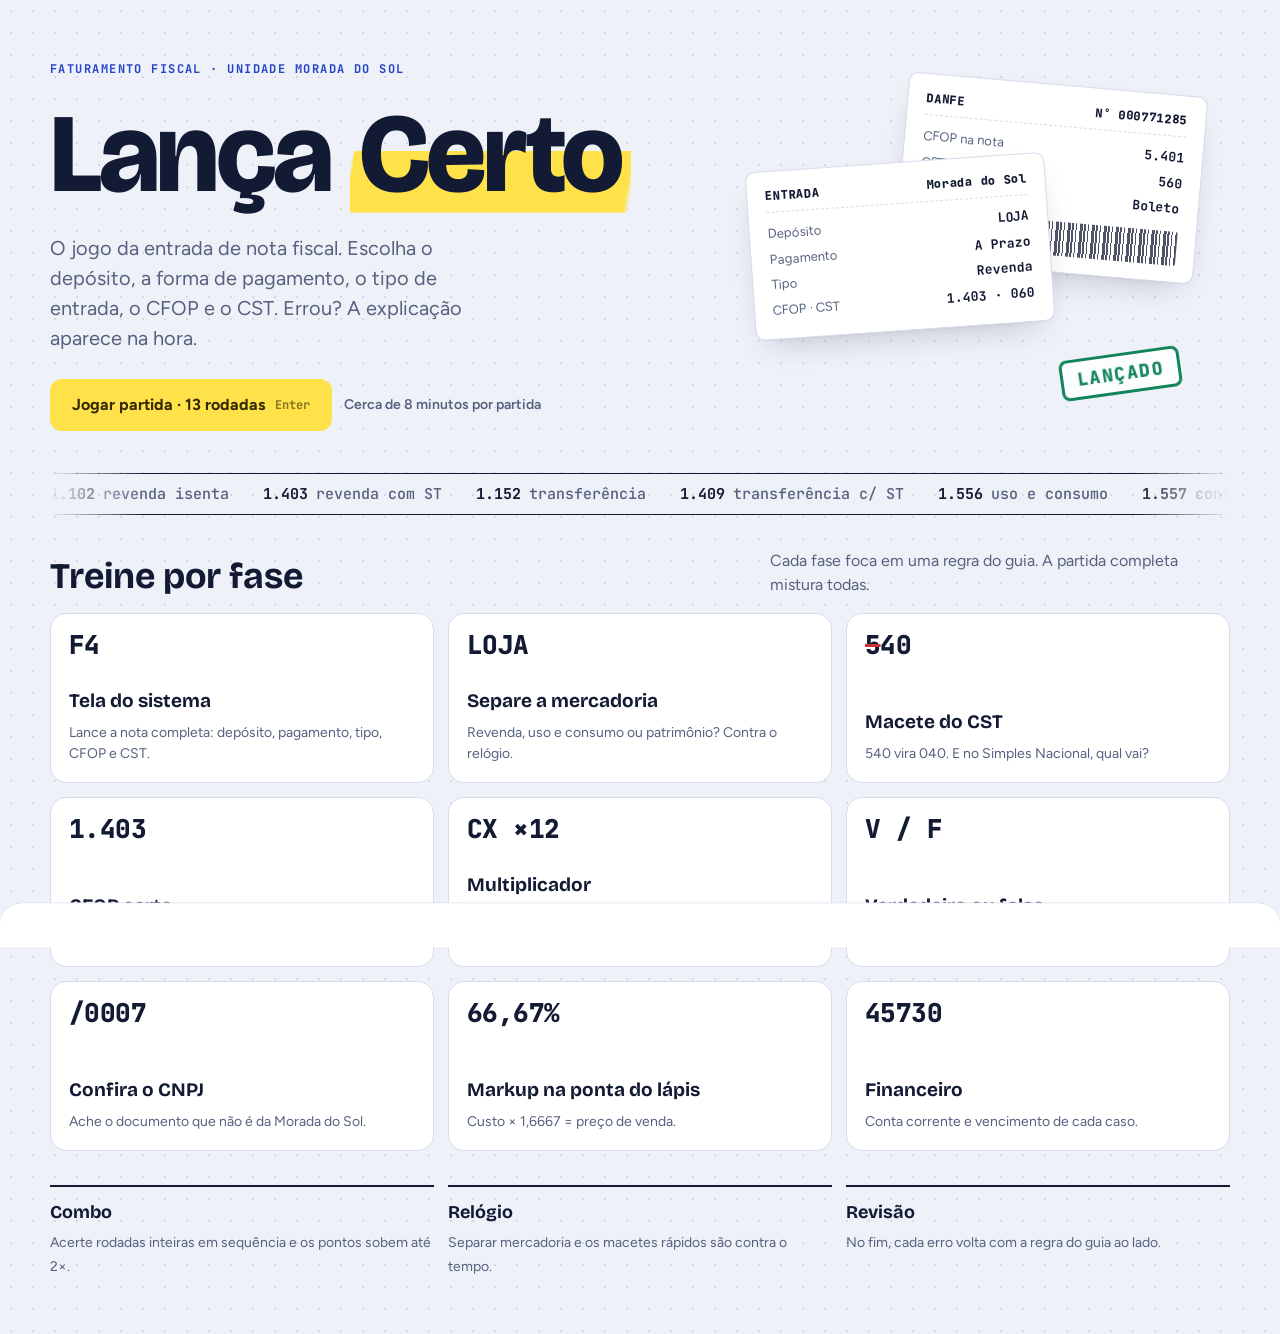
<file: index.html>
<!doctype html>
<html lang="pt-BR">
<head>
<meta charset="utf-8">
<meta name="viewport" content="width=device-width, initial-scale=1, viewport-fit=cover">
<title>Lança Certo</title>
<link rel="preconnect" href="https://fonts.googleapis.com">
<link rel="preconnect" href="https://fonts.gstatic.com" crossorigin>
<link rel="stylesheet" href="https://fonts.googleapis.com/css2?family=Bricolage+Grotesque:opsz,wght@12..96,500;12..96,700;12..96,800&family=Figtree:wght@400;500;600;700&family=JetBrains+Mono:wght@500;700;800&display=swap">
<link rel="stylesheet" href="css/lanca-certo.css">
</head>
<body>

<div class="wrap">

  <!-- HOME -->
  <section id="home" class="screen">
    <div class="hero">
      <div>
        <span class="eyebrow">Faturamento fiscal · Unidade Morada do Sol</span>
        <h1>Lança <span class="mark">Certo</span></h1>
        <p class="lede">O jogo da entrada de nota fiscal. Escolha o depósito, a forma de pagamento, o tipo de entrada, o CFOP e o CST. Errou? A explicação aparece na hora.</p>
        <div class="hero-actions">
          <button class="btn hl" id="play">Jogar partida · 13 rodadas <span class="k">Enter</span></button>
          <span class="best" id="best"></span>
        </div>
      </div>
      <div class="stack" aria-hidden="true">
        <div class="paper p1">
          <div class="ph"><span>DANFE</span><span>Nº 000771285</span></div>
          <div class="row"><span>CFOP na nota</span><b>5.401</b></div>
          <div class="row"><span>CST no XML</span><b>560</b></div>
          <div class="row"><span>Cobrança</span><b>Boleto</b></div>
          <div class="bars"></div>
        </div>
        <div class="paper p2">
          <div class="ph"><span>ENTRADA</span><span>Morada do Sol</span></div>
          <div class="row"><span>Depósito</span><b>LOJA</b></div>
          <div class="row"><span>Pagamento</span><b>A Prazo</b></div>
          <div class="row"><span>Tipo</span><b>Revenda</b></div>
          <div class="row"><span>CFOP · CST</span><b>1.403 · 060</b></div>
        </div>
        <div class="stamp">LANÇADO</div>
      </div>
    </div>

    <div class="ticker" aria-hidden="true"><div class="ticker-track" id="ticker"></div></div>

    <div class="sec-title">
      <h2>Treine por fase</h2>
      <p>Cada fase foca em uma regra do guia. A partida completa mistura todas.</p>
    </div>
    <div class="phases" id="phases"></div>

    <div class="how">
      <div><b>Combo</b><span>Acerte rodadas inteiras em sequência e os pontos sobem até 2×.</span></div>
      <div><b>Relógio</b><span>Separar mercadoria e os macetes rápidos são contra o tempo.</span></div>
      <div><b>Revisão</b><span>No fim, cada erro volta com a regra do guia ao lado.</span></div>
    </div>
  </section>

  <!-- GAME -->
  <section id="game" class="screen" hidden style="padding-top:0">
    <div class="hud">
      <button class="iconbtn" id="quit" aria-label="Sair para o início">Sair</button>
      <div class="prog" id="prog"></div>
      <span class="combo" id="combo" hidden></span>
      <button class="iconbtn" id="mute" aria-label="Som">Som: on</button>
      <div class="score"><span id="score" data-v="0">0</span><small>pontos</small></div>
    </div>
    <div class="stage" id="stage"></div>
  </section>

  <!-- END -->
  <section id="end" class="screen" hidden></section>
</div>

<div class="scrim" id="scrim"></div>
<div class="sheet" id="sheet" role="dialog" aria-live="polite" aria-label="Resultado da rodada"><div class="sheet-in" id="sheetIn"></div></div>

<script src="js/lanca-certo.js"></script>

</body>
</html>
</file>
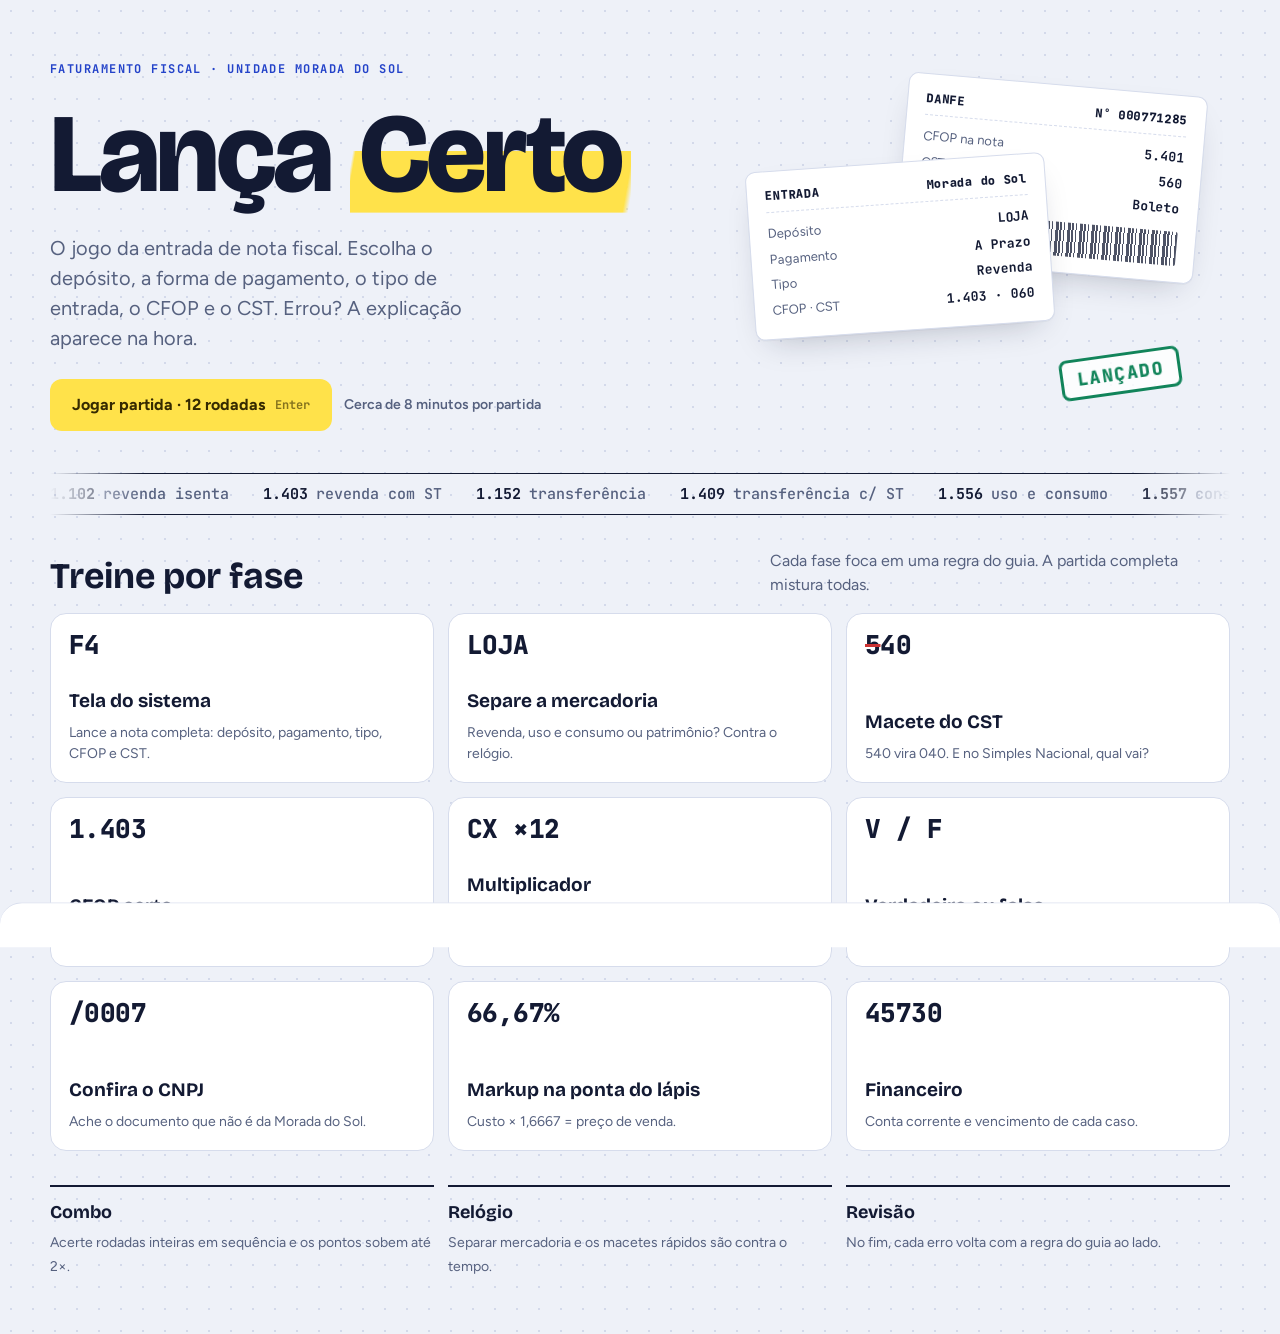
<file: lanca-certo.html>
<!doctype html>
<html lang="pt-BR">
<head>
<meta charset="utf-8">
<meta name="viewport" content="width=device-width, initial-scale=1, viewport-fit=cover">
<title>Lança Certo</title>
<link rel="preconnect" href="https://fonts.googleapis.com">
<link rel="preconnect" href="https://fonts.gstatic.com" crossorigin>
<link rel="stylesheet" href="https://fonts.googleapis.com/css2?family=Bricolage+Grotesque:opsz,wght@12..96,500;12..96,700;12..96,800&family=Figtree:wght@400;500;600;700&family=JetBrains+Mono:wght@500;700;800&display=swap">
<link rel="stylesheet" href="css/lanca-certo.css">
</head>
<body>

<div class="wrap">

  <!-- HOME -->
  <section id="home" class="screen">
    <div class="hero">
      <div>
        <span class="eyebrow">Faturamento fiscal · Unidade Morada do Sol</span>
        <h1>Lança <span class="mark">Certo</span></h1>
        <p class="lede">O jogo da entrada de nota fiscal. Escolha o depósito, a forma de pagamento, o tipo de entrada, o CFOP e o CST. Errou? A explicação aparece na hora.</p>
        <div class="hero-actions">
          <button class="btn hl" id="play">Jogar partida · 12 rodadas <span class="k">Enter</span></button>
          <span class="best" id="best"></span>
        </div>
      </div>
      <div class="stack" aria-hidden="true">
        <div class="paper p1">
          <div class="ph"><span>DANFE</span><span>Nº 000771285</span></div>
          <div class="row"><span>CFOP na nota</span><b>5.401</b></div>
          <div class="row"><span>CST no XML</span><b>560</b></div>
          <div class="row"><span>Cobrança</span><b>Boleto</b></div>
          <div class="bars"></div>
        </div>
        <div class="paper p2">
          <div class="ph"><span>ENTRADA</span><span>Morada do Sol</span></div>
          <div class="row"><span>Depósito</span><b>LOJA</b></div>
          <div class="row"><span>Pagamento</span><b>A Prazo</b></div>
          <div class="row"><span>Tipo</span><b>Revenda</b></div>
          <div class="row"><span>CFOP · CST</span><b>1.403 · 060</b></div>
        </div>
        <div class="stamp">LANÇADO</div>
      </div>
    </div>

    <div class="ticker" aria-hidden="true"><div class="ticker-track" id="ticker"></div></div>

    <div class="sec-title">
      <h2>Treine por fase</h2>
      <p>Cada fase foca em uma regra do guia. A partida completa mistura todas.</p>
    </div>
    <div class="phases" id="phases"></div>

    <div class="how">
      <div><b>Combo</b><span>Acerte rodadas inteiras em sequência e os pontos sobem até 2×.</span></div>
      <div><b>Relógio</b><span>Separar mercadoria e os macetes rápidos são contra o tempo.</span></div>
      <div><b>Revisão</b><span>No fim, cada erro volta com a regra do guia ao lado.</span></div>
    </div>
  </section>

  <!-- GAME -->
  <section id="game" class="screen" hidden style="padding-top:0">
    <div class="hud">
      <button class="iconbtn" id="quit" aria-label="Sair para o início">Sair</button>
      <div class="prog" id="prog"></div>
      <span class="combo" id="combo" hidden></span>
      <button class="iconbtn" id="mute" aria-label="Som">Som: on</button>
      <div class="score"><span id="score" data-v="0">0</span><small>pontos</small></div>
    </div>
    <div class="stage" id="stage"></div>
  </section>

  <!-- END -->
  <section id="end" class="screen" hidden></section>
</div>

<div class="scrim" id="scrim"></div>
<div class="sheet" id="sheet" role="dialog" aria-live="polite" aria-label="Resultado da rodada"><div class="sheet-in" id="sheetIn"></div></div>

<script src="js/lanca-certo.js"></script>

</body>
</html>
</file>
<file: css/lanca-certo.css>
/* Layout: game shell — sticky HUD, one centered stage (max 1180px), feedback sheet that slides up from the bottom.
   The ERP window is a deliberate replica of the store's system and keeps its own fixed colors in both themes. */
:root{
  --paper:#eef1f8; --dot:#d3d9ea; --card:#ffffff; --ink:#131a33; --ink-2:#56617f; --line:#d6dcec;
  --blue:#2443c9; --hl:#ffe24a; --hl-ink:#352a00;
  --ok:#11845a; --ok-bg:#dcf4e8; --bad:#cc3333; --bad-bg:#fde4e4;
  --shadow:0 1px 0 rgba(19,26,51,.04), 0 14px 34px -16px rgba(19,26,51,.28);
  /* system window (fixed, replica) */
  --w-bg:#f6f7f9; --w-lbl:#1b3a9a; --w-border:#9aa3b5; --w-ink:#1d2433; --w-hl:#fff35c;
  --f-display:'Bricolage Grotesque','Segoe UI',system-ui,sans-serif;
  --f-body:'Figtree','Segoe UI',system-ui,sans-serif;
  --f-mono:'JetBrains Mono',ui-monospace,Consolas,monospace;
  --f-win:Tahoma,'Segoe UI',Verdana,Arial,sans-serif;
  --r:16px;
}
@media (prefers-color-scheme: dark){
  :root:not([data-theme="light"]){
    color-scheme:dark;
    --paper:#0c1120; --dot:#1b2440; --card:#151c33; --ink:#edf0fa; --ink-2:#9ca7c7; --line:#283253;
    --blue:#8ea5ff; --hl:#ffd93b; --hl-ink:#2b2200;
    --ok:#3fd08f; --ok-bg:#0f3327; --bad:#ff7070; --bad-bg:#3b1619;
    --shadow:0 14px 34px -16px rgba(0,0,0,.7);
  }
}
:root[data-theme="dark"]{
  color-scheme:dark;
  --paper:#0c1120; --dot:#1b2440; --card:#151c33; --ink:#edf0fa; --ink-2:#9ca7c7; --line:#283253;
  --blue:#8ea5ff; --hl:#ffd93b; --hl-ink:#2b2200;
  --ok:#3fd08f; --ok-bg:#0f3327; --bad:#ff7070; --bad-bg:#3b1619;
  --shadow:0 14px 34px -16px rgba(0,0,0,.7);
}

*{box-sizing:border-box}
html,body{min-height:100%}
body{
  background-color:var(--paper);
  background-image:radial-gradient(var(--dot) 1px, transparent 1.3px);
  background-size:22px 22px;
  color:var(--ink); font:16px/1.5 var(--f-body);
  padding-left:max(16px, env(safe-area-inset-left, 0px));
  padding-right:max(16px, env(safe-area-inset-right, 0px));
  -webkit-tap-highlight-color:transparent;
}
body::before{content:"";position:fixed;inset:0 0 auto;height:env(safe-area-inset-top,0px);z-index:10;background:var(--paper)}
button{font:inherit;color:inherit;cursor:pointer;touch-action:manipulation}
button:focus-visible, select:focus-visible, a:focus-visible{outline:3px solid var(--blue);outline-offset:2px}
h1,h2,h3{font-family:var(--f-display);text-wrap:balance;margin:0;line-height:1.08}
.mono{font-family:var(--f-mono);font-variant-numeric:tabular-nums}
.wrap{max-width:1180px;margin:0 auto}
.screen{padding-block:20px 48px}

/* ---------- buttons ---------- */
.btn{display:inline-flex;align-items:center;justify-content:center;gap:10px;border:0;border-radius:12px;
  padding:14px 22px;font-weight:700;font-size:16px;background:var(--ink);color:var(--paper);
  transition:transform .16s cubic-bezier(.2,.9,.3,1.4), box-shadow .2s}
.btn:hover{box-shadow:0 8px 22px -10px var(--ink)}
.btn:active{transform:scale(.96)}
.btn.hl{background:var(--hl);color:var(--hl-ink)}
.btn.ghost{background:transparent;color:var(--ink);border:1.5px solid var(--line)}
.btn .k{font:700 12px var(--f-mono);opacity:.6}
.iconbtn{border:1.5px solid var(--line);background:var(--card);border-radius:10px;padding:7px 10px;font:600 13px var(--f-body);color:var(--ink-2)}

/* ---------- highlighter ---------- */
.mark{background-image:linear-gradient(100deg, transparent 0 1%, var(--hl) 2% 97%, transparent 99%);
  background-repeat:no-repeat;background-position:0 88%;background-size:100% 46%;
  animation:swipe .8s .25s cubic-bezier(.2,.8,.2,1) both;padding:0 .08em;color:inherit}
@keyframes swipe{from{background-size:0% 46%}to{background-size:100% 46%}}

/* ---------- home ---------- */
.hero{display:grid;gap:28px;grid-template-columns:1.15fr .85fr;align-items:center;padding-block:28px 12px}
.eyebrow{font:700 12px/1 var(--f-mono);letter-spacing:.12em;text-transform:uppercase;color:var(--blue)}
.hero h1{font-size:clamp(52px, 9vw, 112px);font-weight:800;letter-spacing:-.03em;margin-top:14px}
.hero p.lede{font-size:clamp(17px,2.2vw,20px);color:var(--ink-2);max-width:34ch;margin:18px 0 26px}
.hero-actions{display:flex;flex-wrap:wrap;gap:12px;align-items:center}
.best{font:600 14px var(--f-body);color:var(--ink-2)}
.best b{font-family:var(--f-mono);color:var(--ink)}

.stack{position:relative;height:330px}
.stack .paper{position:absolute;inset:auto;width:min(300px,78%);background:var(--card);border:1px solid var(--line);
  border-radius:10px;box-shadow:var(--shadow);padding:16px 18px;font-size:13px}
.stack .p1{right:6%;top:6px;transform:rotate(5deg);animation:float1 6s ease-in-out infinite}
.stack .p2{left:2%;top:84px;transform:rotate(-4deg);animation:float2 7s ease-in-out infinite}
@keyframes float1{50%{transform:rotate(3deg) translateY(-8px)}}
@keyframes float2{50%{transform:rotate(-2deg) translateY(6px)}}
.paper .ph{display:flex;justify-content:space-between;font:800 12px var(--f-mono);letter-spacing:.06em;border-bottom:1px dashed var(--line);padding-bottom:8px;margin-bottom:8px}
.paper .row{display:flex;justify-content:space-between;gap:10px;padding:3px 0;color:var(--ink-2)}
.paper .row b{color:var(--ink);font-family:var(--f-mono)}
.paper .bars{height:34px;margin-top:10px;background:repeating-linear-gradient(90deg,var(--ink) 0 2px,transparent 2px 4px,var(--ink) 4px 5px,transparent 5px 8px,var(--ink) 8px 11px,transparent 11px 12px);opacity:.75;border-radius:2px}
.stamp{position:absolute;right:10%;bottom:14px;transform:rotate(-8deg);border:3px solid var(--ok);color:var(--ok);
  font:800 18px var(--f-mono);letter-spacing:.08em;padding:6px 14px;border-radius:8px;background:color-mix(in srgb, var(--card) 80%, transparent);
  animation:stampIn .5s 1s cubic-bezier(.2,1.6,.4,1) both}
@keyframes stampIn{from{transform:rotate(-8deg) scale(2.2);opacity:0}}

.ticker{overflow:hidden;border-block:1.5px solid var(--ink);margin-block:30px 34px;padding-block:10px;
  mask-image:linear-gradient(90deg,transparent,#000 8%,#000 92%,transparent)}
.ticker-track{display:flex;gap:34px;width:max-content;animation:tick 38s linear infinite;font:700 15px var(--f-mono)}
.ticker-track span{white-space:nowrap}
.ticker-track span i{font-style:normal;color:var(--ink-2);font-weight:500;margin-left:8px}
@keyframes tick{to{transform:translateX(-50%)}}

.sec-title{display:flex;justify-content:space-between;align-items:end;gap:12px;flex-wrap:wrap;margin-bottom:16px}
.sec-title h2{font-size:clamp(26px,3.4vw,36px)}
.sec-title p{margin:0;color:var(--ink-2);max-width:46ch}
.phases{display:grid;grid-template-columns:repeat(3,minmax(0,1fr));gap:14px}
.phase{text-align:left;background:var(--card);border:1.5px solid var(--line);border-radius:var(--r);padding:18px;
  display:flex;flex-direction:column;gap:10px;min-height:170px;transition:transform .2s cubic-bezier(.2,.9,.3,1.3),border-color .2s,box-shadow .2s}
.phase:hover{transform:translateY(-4px);border-color:var(--ink);box-shadow:var(--shadow)}
.phase .glyph{font:800 26px/1 var(--f-mono);letter-spacing:-.02em}
.phase .glyph s{text-decoration-thickness:3px;text-decoration-color:var(--bad)}
.phase h3{font-size:19px;margin-top:auto}
.phase p{margin:0;font-size:14px;color:var(--ink-2)}
.how{display:grid;grid-template-columns:repeat(3,minmax(0,1fr));gap:14px;margin-top:34px}
.how div{border-top:2px solid var(--ink);padding-top:12px}
.how b{display:block;font-family:var(--f-display);font-size:18px;margin-bottom:4px}
.how span{color:var(--ink-2);font-size:14px}

/* ---------- HUD ---------- */
.hud{position:sticky;top:env(safe-area-inset-top,0px);z-index:6;background:var(--paper);
  display:flex;align-items:center;gap:14px;padding-block:12px;border-bottom:1px solid var(--line)}
.prog{display:flex;gap:4px;flex:1;min-width:0}
.prog i{flex:1;height:7px;border-radius:4px;background:var(--line);transition:background .3s}
.prog i.cur{background:var(--ink);animation:pulse 1.4s ease-in-out infinite}
.prog i.ok{background:var(--ok)} .prog i.part{background:var(--hl)} .prog i.bad{background:var(--bad)}
@keyframes pulse{50%{opacity:.45}}
.score{font:800 22px var(--f-mono);font-variant-numeric:tabular-nums;min-width:4ch;text-align:right}
.score small{display:block;font:600 10px var(--f-body);letter-spacing:.1em;text-transform:uppercase;color:var(--ink-2);text-align:right}
.combo{font:800 13px var(--f-mono);background:var(--hl);color:var(--hl-ink);padding:5px 9px;border-radius:999px;white-space:nowrap}
.combo.pop{animation:pop .45s cubic-bezier(.2,1.8,.4,1)}
@keyframes pop{0%{transform:scale(.6)}100%{transform:scale(1)}}

/* ---------- stage ---------- */
.stage{padding-block:22px 40px}
.stage.enter>*{animation:rise .5s cubic-bezier(.2,.9,.3,1) both}
.stage.enter>*:nth-child(2){animation-delay:.07s}
.stage.enter>*:nth-child(3){animation-delay:.14s}
@keyframes rise{from{opacity:0;transform:translateY(14px)}}
.round-head{margin-bottom:20px;max-width:760px}
.round-head h2{font-size:clamp(26px,4vw,40px);font-weight:800;margin-top:10px;letter-spacing:-.01em}
.round-head p{margin:8px 0 0;color:var(--ink-2)}

/* ---------- DANFE ---------- */
.sys-layout{display:grid;gap:18px;grid-template-columns:minmax(0,1fr)}
@media (min-width:1040px){.sys-layout{grid-template-columns:330px minmax(0,1fr);align-items:start}}
.danfe{background:var(--card);border:1px solid var(--line);border-radius:10px;box-shadow:var(--shadow);font-size:13px;overflow:hidden}
.danfe header{display:flex;align-items:center;gap:10px;padding:12px 14px;border-bottom:1.5px solid var(--ink)}
.danfe header b{font:800 18px var(--f-mono);letter-spacing:.04em}
.danfe header span{color:var(--ink-2);font-size:11px;line-height:1.2}
.danfe header .nf{margin-left:auto;text-align:right;font-family:var(--f-mono);color:var(--ink)}
.dz{padding:9px 14px;border-bottom:1px dashed var(--line);display:grid;gap:1px}
.dz small{font:700 10px var(--f-mono);letter-spacing:.1em;text-transform:uppercase;color:var(--ink-2)}
.dz strong{font-weight:700}
.dz span, .dz p{color:var(--ink-2);margin:0}
.dz-row{display:grid;grid-template-columns:1fr auto}
.dz-row .dz:last-child{border-left:1px dashed var(--line);text-align:right}
.ditems{width:100%;border-collapse:collapse;font-size:12px}
.ditems th{font:700 10px var(--f-mono);letter-spacing:.06em;text-transform:uppercase;color:var(--ink-2);text-align:left;padding:6px 14px 4px}
.ditems td{padding:4px 14px;vertical-align:top}
.ditems td.n{text-align:right;font-family:var(--f-mono);white-space:nowrap}
.ditems tr:last-child td{padding-bottom:10px}
.pay{margin:10px 14px;border-radius:8px;padding:10px 12px;display:grid;gap:2px}
.pay small{font:700 10px var(--f-mono);letter-spacing:.1em;text-transform:uppercase;opacity:.8}
.pay.boleto{background:color-mix(in srgb, var(--blue) 14%, var(--card));}
.pay.pix{background:var(--ok-bg)}
.pay.bonif, .pay.transf{background:color-mix(in srgb, var(--hl) 35%, var(--card))}
.danfe .bars{height:30px;margin:4px 14px 14px;background:repeating-linear-gradient(90deg,var(--ink) 0 2px,transparent 2px 3px,var(--ink) 3px 6px,transparent 6px 8px,var(--ink) 8px 9px,transparent 9px 12px);opacity:.7}

/* ---------- ERP window replica ---------- */
.win{background:var(--w-bg);color:var(--w-ink);border:1px solid var(--w-border);border-radius:8px;box-shadow:var(--shadow);
  font:13px/1.3 var(--f-win);overflow:hidden;min-width:0}
.win-title{display:flex;justify-content:space-between;align-items:center;gap:8px;padding:8px 12px;background:linear-gradient(#ffffff,#e6e9f0);border-bottom:1px solid var(--w-border);color:var(--w-lbl);font-weight:700;font-size:14px}
.win-dots{display:flex;gap:5px}
.win-dots i{width:12px;height:12px;border:1px solid #8d97ab;border-radius:2px;background:#f4f5f8}
.wsec{padding:10px 12px;border-bottom:1px solid #dde1e8}
.wsec-t{color:var(--w-lbl);font-weight:700;margin:0 0 8px;font-size:12px}
.wgrid{display:grid;grid-template-columns:repeat(auto-fill,minmax(140px,1fr));gap:8px 12px}
.wf{display:flex;flex-direction:column;gap:3px;min-width:0}
.wf>span{color:var(--w-lbl);font-size:12px;white-space:nowrap;overflow:hidden;text-overflow:ellipsis}
.wf.span2{grid-column:span 2}
.wf input, .wf select{font:13px var(--f-win);height:30px;border:1px solid #8f99ab;background:#fff;color:#111;padding:3px 6px;border-radius:2px;width:100%;min-width:0}
.wf input:disabled, .wf select:disabled{background:#eceef2;color:#4b5263;opacity:1}
.wf select.req{border-color:#4a5d93;cursor:pointer}
.wf select.filled{background:var(--w-hl)}
.wf select.ok{background:#d9f5e5;border-color:#1c9a5c;box-shadow:0 0 0 2px #1c9a5c}
.wf select.bad{background:#ffe0e0;border-color:#d33;box-shadow:0 0 0 2px #d33}
.wf .exp{font-size:11px;font-weight:700;color:#1c7a4b}
.wf .exp.no{color:#c21f1f}
.wf .na{font-size:11px;color:#6b7386}
.wtotal{display:flex;justify-content:space-between;align-items:baseline;gap:10px;flex-wrap:wrap}
.wtotal b{font-size:22px;color:#111}
.wtotal span{color:var(--w-lbl);font-weight:700}
.wtable-wrap{overflow-x:auto;margin:10px 12px;border:1px solid var(--w-border);background:#fff}
.wtable{border-collapse:collapse;width:100%;min-width:560px;font-size:12px}
.wtable th{background:#eef0f4;font-weight:400;text-align:left;padding:5px 8px;border-right:1px solid #d3d7df;border-bottom:1px solid #b8bfcc;white-space:nowrap}
.wtable td{padding:5px 8px;border-right:1px solid #eceef2;border-bottom:1px solid #eceef2;white-space:nowrap;font-family:var(--f-win)}
.wtable td.n{text-align:right;font-variant-numeric:tabular-nums}
.wtable td.code{font-weight:700}
.wtable td.code.changed{background:var(--w-hl)}
.wbar{display:flex;justify-content:space-between;flex-wrap:wrap;gap:6px;padding:4px 12px 0;color:#c21f1f;font-weight:700;font-size:12px}
.wbar span:last-child{color:#1d2433;font-weight:400}
.wbtns{display:flex;flex-wrap:wrap;gap:6px;padding:10px 12px}
.wbtn{font:13px var(--f-win);padding:8px 14px;background:linear-gradient(#ffffff,#e2e6ee);border:1px solid #8f99ab;border-radius:3px;color:var(--w-ink);line-height:1.15;text-align:center}
.wbtn:disabled{color:#9aa1ae;cursor:default}
.wbtn.go{font-weight:700;border-color:#1b3a9a;color:#1b3a9a;box-shadow:0 0 0 3px var(--w-hl);animation:glow 1.6s ease-in-out infinite}
.wbtn.go:disabled{animation:none;box-shadow:none;color:#9aa1ae;border-color:#8f99ab}
@keyframes glow{50%{box-shadow:0 0 0 6px rgba(255,243,92,.35)}}
.wfoot{color:#d11;font-weight:700;text-align:center;padding:4px 12px 12px;font-size:12.5px}
.wmsg{margin:0 12px 10px;padding:8px 10px;background:#fff6c7;border:1px solid #e3c94b;border-radius:3px;font-size:12px}
.win.shake{animation:shake .4s}
@keyframes shake{20%,60%{transform:translateX(-6px)}40%,80%{transform:translateX(6px)}}

/* ---------- generic prompt/options ---------- */
.card{background:var(--card);border:1px solid var(--line);border-radius:var(--r);box-shadow:var(--shadow)}
.prompt{padding:clamp(20px,4vw,36px);text-align:center;display:grid;gap:8px;justify-items:center}
.prompt .tag{font:700 11px var(--f-mono);letter-spacing:.12em;text-transform:uppercase;color:var(--ink-2)}
.prompt .big{font:800 clamp(46px,12vw,92px)/1 var(--f-mono);letter-spacing:-.03em}
.prompt .big.word{font-family:var(--f-display);font-size:clamp(36px,8vw,64px);letter-spacing:-.02em}
.prompt .sub{font-size:clamp(16px,2.4vw,20px);font-weight:600;max-width:36ch}
.prompt .q{color:var(--ink-2)}
.qtext{font:700 clamp(20px,3vw,27px)/1.25 var(--f-display);max-width:40ch;text-wrap:balance;margin:0}
.opts{display:grid;grid-template-columns:repeat(2,minmax(0,1fr));gap:12px;margin-top:16px}
.opts.one{grid-template-columns:minmax(0,1fr)}
.opt{position:relative;min-height:66px;padding:14px 16px 14px 44px;text-align:left;border-radius:14px;border:1.5px solid var(--line);background:var(--card);
  font-weight:700;font-size:17px;transition:transform .15s cubic-bezier(.2,.9,.3,1.4),border-color .15s,background .2s}
.opt.code{font-family:var(--f-mono);font-size:22px}
.opt kbd{position:absolute;left:14px;top:50%;transform:translateY(-50%);font:700 11px var(--f-mono);color:var(--ink-2);border:1px solid var(--line);border-radius:5px;padding:1px 5px}
.opt:hover:not(:disabled){border-color:var(--ink);transform:translateY(-2px)}
.opt:active:not(:disabled){transform:scale(.97)}
.opt:disabled{cursor:default}
.opt.ok{background:var(--ok-bg);border-color:var(--ok);color:var(--ink)}
.opt.bad{background:var(--bad-bg);border-color:var(--bad);animation:shake .35s}
.opt.dim{opacity:.45}
.timer{height:8px;border-radius:999px;background:var(--line);overflow:hidden}
.timer i{display:block;height:100%;width:100%;background:var(--ink);transform-origin:left;transition:background .3s}
.timer.low i{background:var(--bad)}
.meta{display:flex;justify-content:space-between;align-items:center;gap:10px;font:700 13px var(--f-mono);color:var(--ink-2);margin:12px 0}
.inline-why{min-height:48px;margin-top:14px;font-size:15px;color:var(--ink-2);text-align:center}
.inline-why b{color:var(--ink)}
.solo{max-width:760px}

/* sort */
.deck{position:relative;display:grid;place-items:center;min-height:210px;margin-block:8px 18px}
.pcard{width:min(420px,100%);padding:26px 24px;text-align:center;background:var(--card);border:1.5px solid var(--ink);border-radius:18px;box-shadow:var(--shadow);
  animation:deal .38s cubic-bezier(.2,1.2,.4,1) both}
.pcard small{display:block;font:700 11px var(--f-mono);letter-spacing:.1em;text-transform:uppercase;color:var(--ink-2);margin-bottom:8px}
.pcard strong{font:800 clamp(24px,4.5vw,34px)/1.1 var(--f-display);display:block;text-wrap:balance}
@keyframes deal{from{opacity:0;transform:translateY(30px) rotate(-6deg) scale(.9)}}
.buckets{display:grid;grid-template-columns:repeat(3,minmax(0,1fr));gap:12px}
.bucket{display:grid;gap:4px;justify-items:start;text-align:left;padding:16px;border-radius:16px;border:1.5px dashed var(--ink-2);background:transparent;transition:transform .15s,background .2s,border-color .2s}
.bucket:hover{background:var(--card);border-style:solid;border-color:var(--ink)}
.bucket strong{font:800 18px/1.15 var(--f-display)}
.bucket small{color:var(--ink-2);font-size:13px}
.bucket kbd{font:700 11px var(--f-mono);color:var(--ink-2)}
.bucket.ok{background:var(--ok-bg);border:1.5px solid var(--ok)}
.bucket.bad{background:var(--bad-bg);border:1.5px solid var(--bad)}

/* true/false */
.tf-btns{display:grid;grid-template-columns:1fr 1fr;gap:12px;margin-top:18px}
.tf-btns .opt{padding-left:16px;text-align:center;font:800 20px var(--f-display);min-height:72px}

/* cnpj */
.docs{display:grid;grid-template-columns:repeat(3,minmax(0,1fr));gap:14px}
.doc{text-align:left;padding:16px;border-radius:12px;border:1.5px solid var(--line);background:var(--card);display:grid;gap:6px;font-size:13px;transition:transform .2s cubic-bezier(.2,.9,.3,1.3),border-color .2s}
.doc:hover:not(:disabled){transform:translateY(-4px) rotate(-.6deg);border-color:var(--ink)}
.doc:disabled{cursor:default}
.doc .dh{display:flex;justify-content:space-between;font:800 13px var(--f-mono);letter-spacing:.06em;border-bottom:1px dashed var(--line);padding-bottom:6px}
.doc small{font:700 10px var(--f-mono);letter-spacing:.1em;text-transform:uppercase;color:var(--ink-2)}
.doc .cnpj{font:800 17px var(--f-mono);letter-spacing:.01em}
.doc .cnpj mark{background:var(--bad);color:#fff;border-radius:3px;padding:0 1px}
.doc.ok{border-color:var(--ok);background:var(--ok-bg)}
.doc.bad{border-color:var(--bad);background:var(--bad-bg);animation:shake .35s}
.doc.target{border-color:var(--bad);border-width:2.5px}

/* financeiro */
.fin-grid{display:grid;gap:18px;grid-template-columns:minmax(0,1fr)}
@media (min-width:900px){.fin-grid{grid-template-columns:minmax(0,1fr) minmax(0,1fr);align-items:start}}

/* ---------- sheet ---------- */
.scrim{position:fixed;inset:0;background:rgba(8,12,24,.35);opacity:0;pointer-events:none;transition:opacity .3s;z-index:19}
.scrim.open{opacity:1;pointer-events:auto}
.sheet{position:fixed;left:0;right:0;bottom:0;z-index:20;background:var(--card);border-top:1px solid var(--line);border-radius:22px 22px 0 0;
  box-shadow:0 -24px 50px -24px rgba(0,0,0,.45);transform:translateY(105%);transition:transform .5s cubic-bezier(.2,.9,.25,1);
  max-height:82vh;max-height:82dvh;overflow:auto;
  padding:22px max(16px, env(safe-area-inset-right, 0px)) calc(22px + env(safe-area-inset-bottom, 0px)) max(16px, env(safe-area-inset-left, 0px))}
.sheet.open{transform:none}
.sheet-in{max-width:760px;margin:0 auto;display:grid;gap:14px}
.verdict{display:flex;align-items:center;gap:14px;flex-wrap:wrap}
.verdict .badge{font:800 13px var(--f-mono);letter-spacing:.08em;text-transform:uppercase;padding:6px 10px;border-radius:8px}
.verdict .badge.ok{background:var(--ok);color:#fff} .verdict .badge.part{background:var(--hl);color:var(--hl-ink)} .verdict .badge.bad{background:var(--bad);color:#fff}
.verdict h3{font-size:clamp(24px,4vw,32px);font-weight:800}
.verdict .pts{margin-left:auto;font:800 22px var(--f-mono)}
.verdict .pts small{font:600 12px var(--f-body);color:var(--ink-2);margin-left:6px}
.lines{list-style:none;margin:0;padding:0;display:grid;gap:6px}
.lines li{display:grid;grid-template-columns:22px minmax(0,1fr) auto;gap:10px;align-items:baseline;padding:8px 12px;border-radius:10px;background:var(--paper);font-size:14px}
.lines li .m{font:800 15px var(--f-mono)}
.lines li.y .m{color:var(--ok)} .lines li.n .m{color:var(--bad)}
.lines li .v{font-family:var(--f-mono);font-size:13px;text-align:right;color:var(--ink-2)}
.lines li .v s{color:var(--bad)}
.lines li .v b{color:var(--ok)}
.why{margin:0;padding:12px 14px;border-left:4px solid var(--hl);background:color-mix(in srgb, var(--hl) 12%, var(--card));border-radius:0 10px 10px 0;font-size:15px}
.sheet .btn{justify-self:end}

/* ---------- end ---------- */
.end-top{display:grid;gap:24px;grid-template-columns:1.1fr .9fr;align-items:end;padding-block:24px 10px}
.end-top h1{font-size:clamp(40px,7vw,80px);font-weight:800;letter-spacing:-.03em}
.bigscore{font:800 clamp(64px,12vw,128px)/.9 var(--f-mono);letter-spacing:-.04em}
.bigscore small{display:block;font:600 13px var(--f-body);letter-spacing:.1em;text-transform:uppercase;color:var(--ink-2);margin-top:8px}
.stats{display:grid;grid-template-columns:repeat(3,minmax(0,1fr));gap:12px;margin-block:24px}
.stat{border-top:2px solid var(--ink);padding-top:10px}
.stat b{display:block;font:800 28px var(--f-mono)}
.stat span{font-size:13px;color:var(--ink-2)}
.review{display:grid;gap:10px;margin-top:10px}
.rv{display:grid;grid-template-columns:auto minmax(0,1fr);gap:4px 14px;padding:14px 16px;background:var(--card);border:1px solid var(--line);border-radius:12px}
.rv .meter{grid-row:span 2;width:46px;height:46px;border-radius:50%;display:grid;place-items:center;font:800 12px var(--f-mono);
  background:conic-gradient(var(--c) calc(var(--p)*1%), var(--line) 0)}
.rv .meter span{width:36px;height:36px;border-radius:50%;background:var(--card);display:grid;place-items:center}
.rv b{font-family:var(--f-display);font-size:17px}
.rv p{margin:0;color:var(--ink-2);font-size:14px}
.end-actions{display:flex;gap:12px;flex-wrap:wrap;margin-top:26px}


/* multiplicador */
.mult-rule{display:flex;flex-wrap:wrap;gap:8px 22px;padding:14px 18px;margin-bottom:16px;font-size:14px;color:var(--ink-2)}
.mult-rule b{font-family:var(--f-mono);color:var(--ink)}
.mtable-wrap{overflow-x:auto;margin:10px 12px;border:1px solid var(--w-border);background:#fff}
.mtable{border-collapse:collapse;width:100%;min-width:760px;font-size:12.5px;color:var(--w-ink)}
.mtable th{background:#eef0f4;font-weight:400;text-align:left;padding:6px 8px;border-right:1px solid #d3d7df;border-bottom:1px solid #b8bfcc;white-space:nowrap}
.mtable td{padding:6px 8px;border-bottom:1px solid #eceef2;vertical-align:middle;font-family:var(--f-win)}
.mtable .unit{display:inline-block;min-width:38px;text-align:center;font-weight:700;color:var(--w-lbl);border:1px solid #c5cbe0;border-radius:3px;padding:1px 6px;background:#f1f4ff}
.minput{width:96px;height:30px;font:700 14px var(--f-win);text-align:right;border:1px solid #4a5d93;background:#fff;color:#111;padding:3px 8px;border-radius:2px}
.minput:focus-visible{outline:3px solid var(--blue);outline-offset:1px}
.minput.filled{background:var(--w-hl)}
.minput.ok{background:#d9f5e5;border-color:#1c9a5c;box-shadow:0 0 0 2px #1c9a5c}
.minput.bad{background:#ffe0e0;border-color:#d33;box-shadow:0 0 0 2px #d33}
.minput:disabled{opacity:1;color:#111}
.mtable tr.mwhy td{background:#f7f9fc;color:#33405c;font-size:12px;padding:4px 8px 9px;white-space:normal}
.mtable tr.mwhy .exp{font-weight:700;color:#1c7a4b}
.mtable tr.mwhy .exp.no{color:#c21f1f}
@media (max-width:720px){
  .mtable{min-width:0}
  .mtable thead{display:none}
  .mtable, .mtable tbody, .mtable tr, .mtable td{display:block;width:100%}
  .mtable tr{padding:10px 12px;border-bottom:1px solid #dde1e8}
  .mtable td{border:0;padding:3px 0;display:grid;grid-template-columns:104px minmax(0,1fr);gap:8px;align-items:center}
  .mtable td::before{content:attr(data-l);color:var(--w-lbl);font-size:11px}
  .minput{width:100%;height:40px;font-size:16px}
  .mtable tr.mwhy{padding:0 12px 10px;border-bottom:1px solid #dde1e8}
  .mtable tr.mwhy td{display:block;padding:6px 8px}
  .mtable tr.mwhy td::before{content:none}
}
.confetti{position:fixed;inset:0;pointer-events:none;z-index:30;width:100%;height:100%}

/* ---------- responsive ---------- */
@media (max-width:900px){
  .hero{grid-template-columns:1fr}
  .stack{height:260px;max-width:460px}
  .phases{grid-template-columns:repeat(2,minmax(0,1fr))}
  .phase:last-child:nth-child(odd){grid-column:span 2}
  .end-top{grid-template-columns:1fr}
}
@media (max-width:640px){
  .how{grid-template-columns:1fr}
  .buckets{grid-template-columns:1fr}
  .bucket{grid-template-columns:auto 1fr;align-items:center;column-gap:12px;padding:12px 14px}
  .bucket small{grid-column:2}
  .bucket kbd{grid-row:span 2}
  .docs{grid-template-columns:1fr}
  .wf input, .wf select{font-size:16px;height:36px}
  .opts{grid-template-columns:1fr}
  .stats{grid-template-columns:repeat(3,minmax(0,1fr))}
  .stat b{font-size:22px}
  .hud{gap:10px}
  .score{font-size:18px}
  .phase{min-height:150px;padding:14px}
  .deck{min-height:170px}
}
@media (hover:none){ .opt kbd, .bucket kbd, .btn .k{display:none} .opt{padding-left:16px} }
@media (prefers-reduced-motion: reduce){
  *,*::before,*::after{animation-duration:.001ms !important;animation-iteration-count:1 !important;transition-duration:.001ms !important}
  .ticker-track{animation:none}
}
</file>
